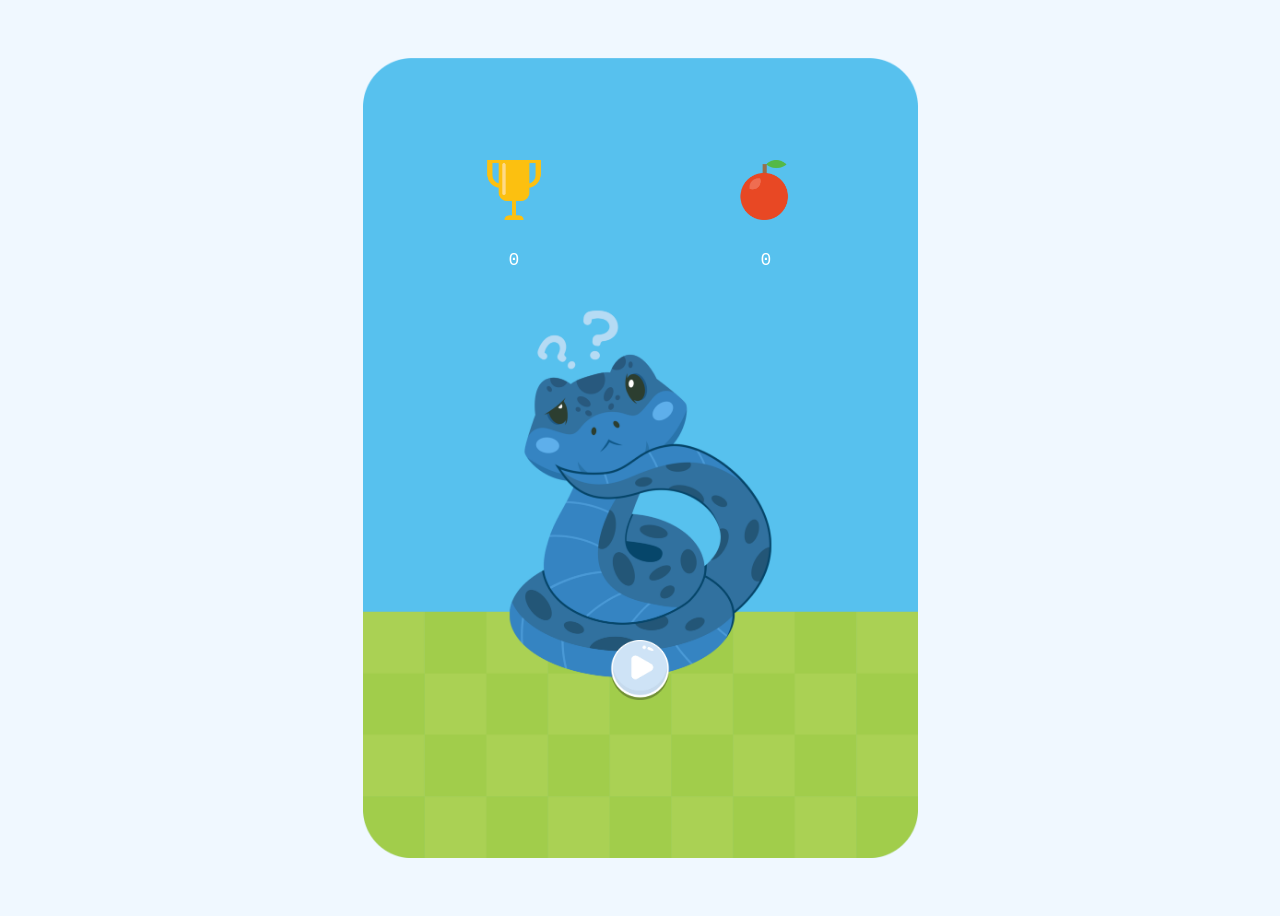
<file: index.html>
<!DOCTYPE html>
<html lang="en">
<head>
    <meta charset="UTF-8">
    <meta http-equiv="X-UA-Compatible" content="IE=edge">
    <meta name="viewport" content="width=div, initial-scale=1.0">
    <link rel="stylesheet" href="snake.css">
    <title>snake</title>
    <link rel="icon" type="img" href="img/snake_title.png">
</head>
<body id="body-indx">
    <div id="indx">
       <div id="data">
            <div class="success">
                <img class="food" src="img/apple2.png" alt="apple">
                <p id="score"></p>
            </div>
            <div class="success">
                <img class="food" src="img/win.png" alt="win">
                <p id="win"></p>
            </div>
        </div>
       
        <img id="onclick" src="img/play.png" alt="">
     </div>
   <script src="snake.js"></script>
</body>
</html>
</file>
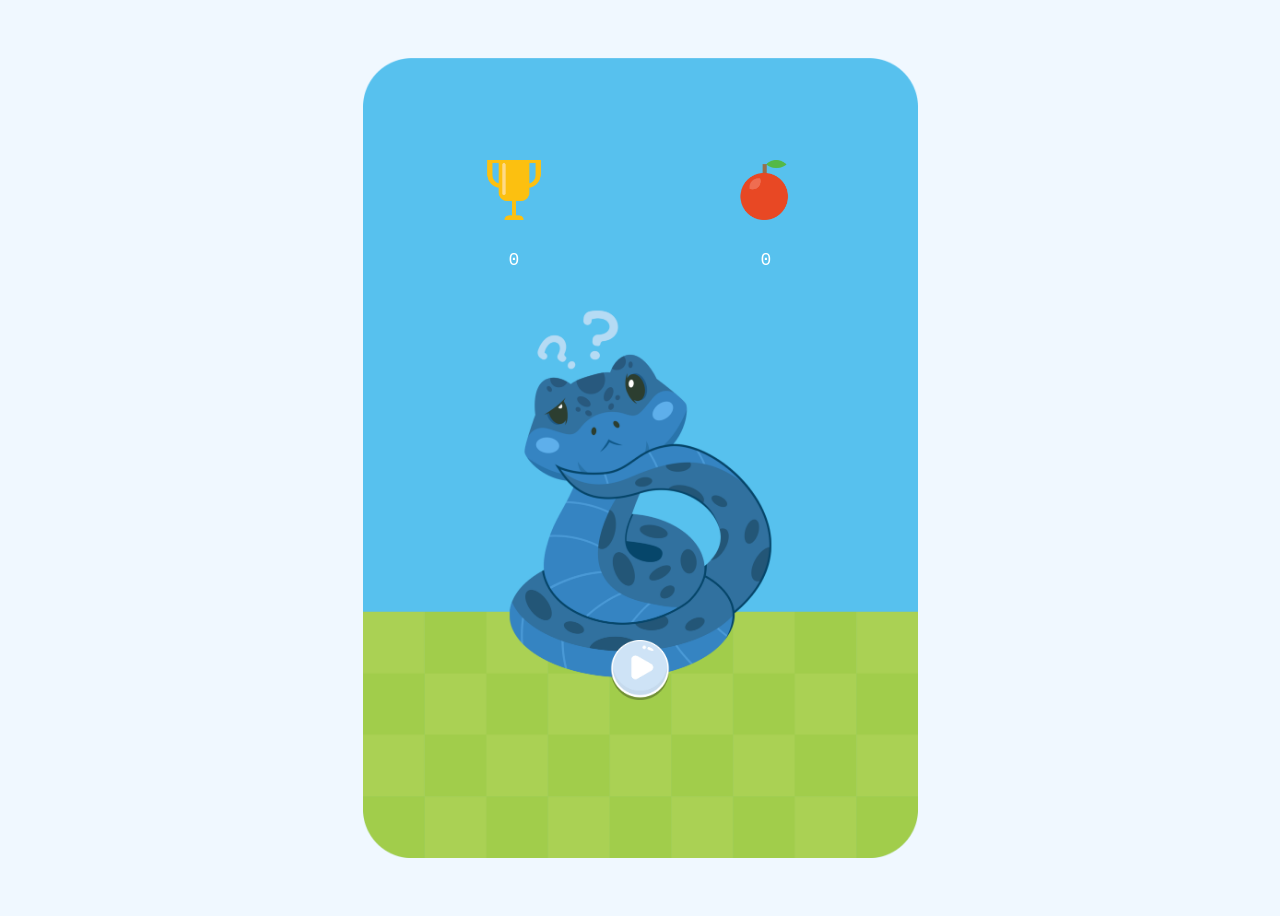
<file: snake/index.html>
<!DOCTYPE html>
<html lang="en">
<head>
    <meta charset="UTF-8">
    <meta http-equiv="X-UA-Compatible" content="IE=edge">
    <meta name="viewport" content="width=div, initial-scale=1.0">
    <link rel="stylesheet" href="snake.css">
    <title>Document</title>
</head>
<body id="body-indx">
    <div id="indx">
       <div id="data">
            <div class="success">
                <img class="food" src="img/apple2.png" alt="apple">
                <p id="score"></p>
            </div>
            <div class="success">
                <img class="food" src="img/win.png" alt="win">
                <p id="win"></p>
            </div>
        </div>
       
        <img id="onclick" src="img/play.png" alt="">
     </div>
   <script src="snake.js"></script>
</body>
</html>
</file>
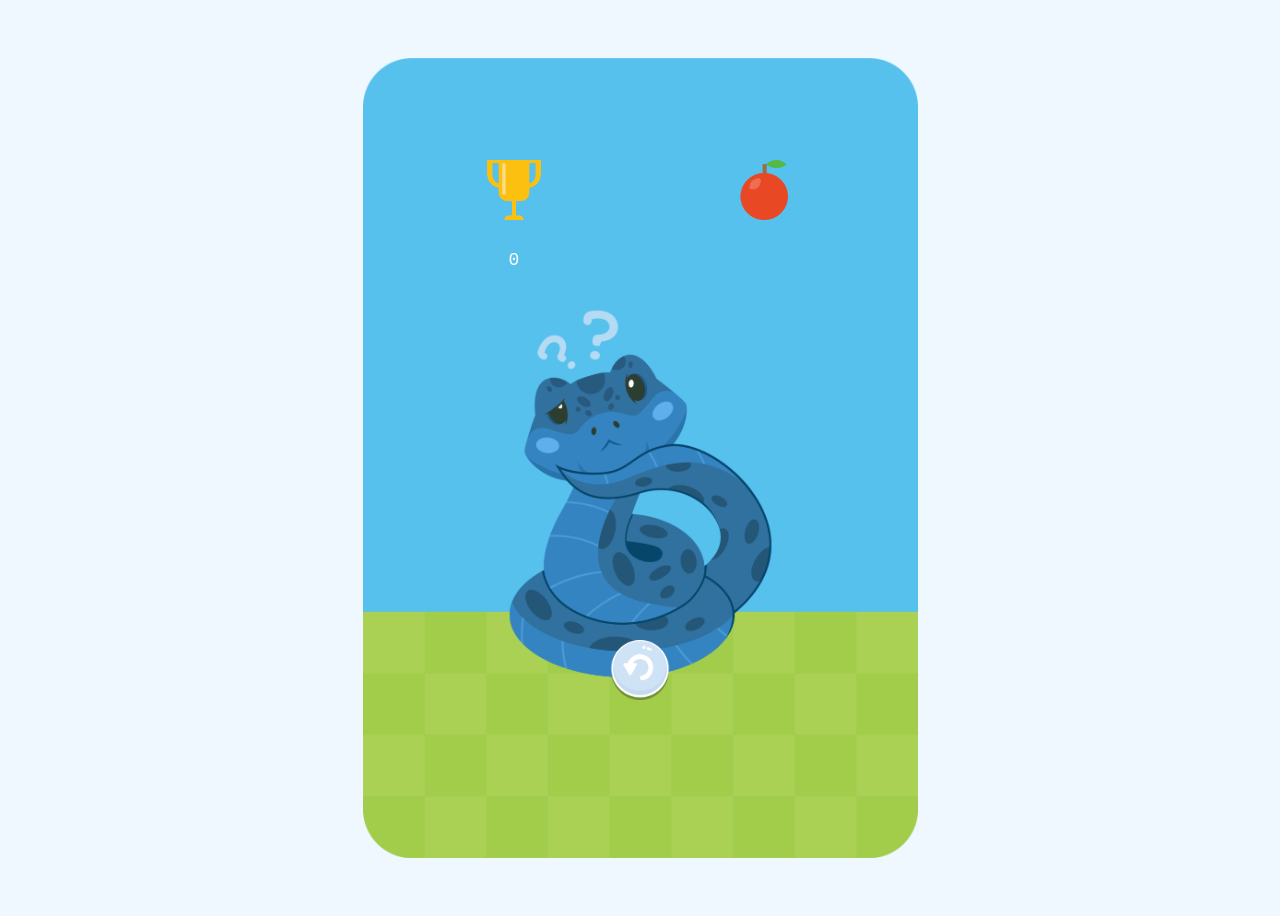
<file: refresh.html>
<!DOCTYPE html>
<html lang="en">
<head>
    <meta charset="UTF-8">
    <meta http-equiv="X-UA-Compatible" content="IE=edge">
    <meta name="viewport" content="width=div, initial-scale=1.0">
    <link rel="stylesheet" href="snake.css">
    <title>snake</title>
    <link rel="icon" type="img" href="img/snake_title.png">
</head>
<body id="body-indx">
    <div id="indx">
       <div id="data">
            <div class="success">
                <img class="food" src="img/apple2.png" alt="apple">
                <p id="score"></p>
            </div>
            <div class="success">
                <img class="food" src="img/win.png" alt="win">
                <p id="win"></p>
            </div>
        </div>
       
        <img id="onclick" src="img/refresh.png" alt="onclick">
     </div>
   <script src="snake.js"></script>
</body>
</html>
</file>
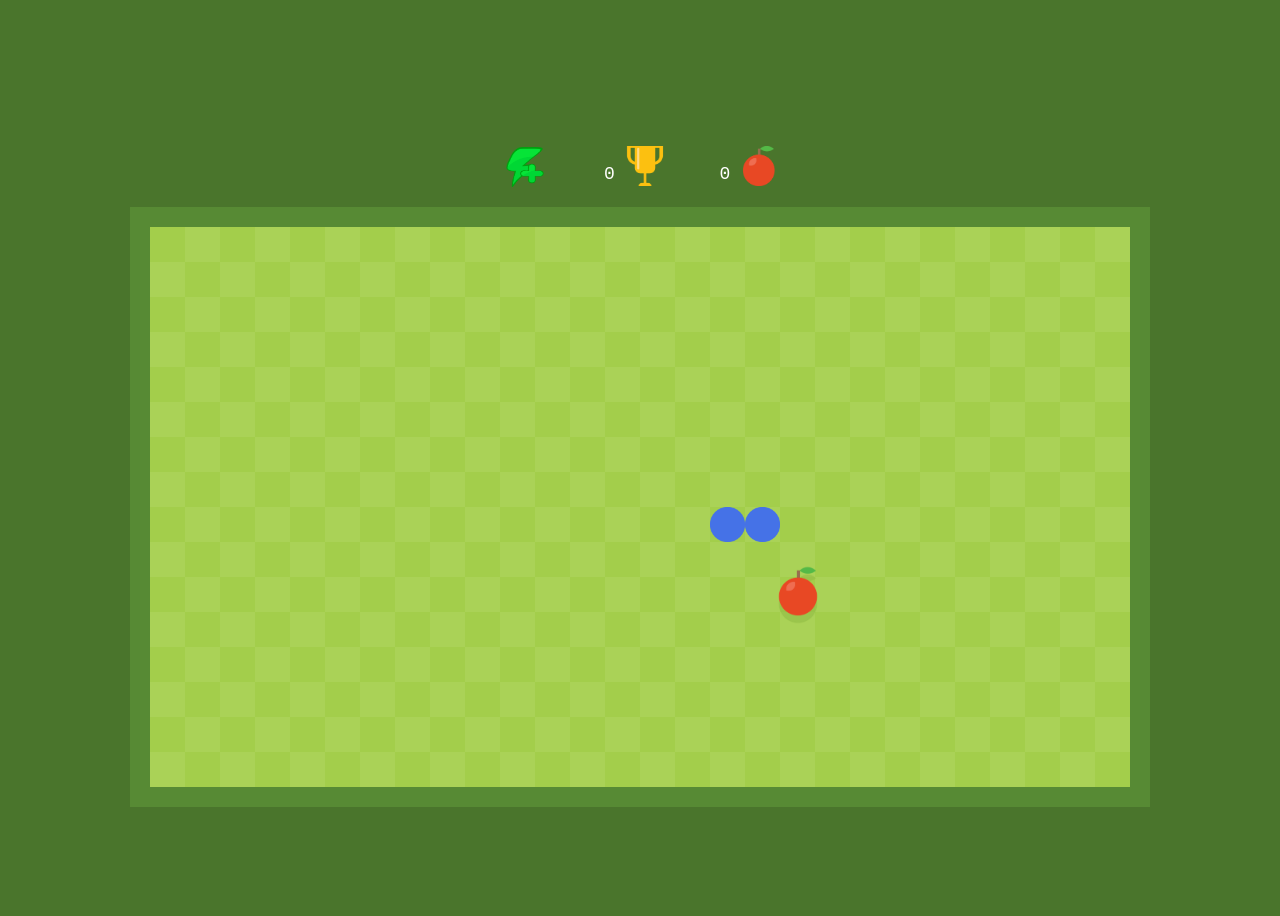
<file: snake.html>
<!DOCTYPE html>
<html lang="en">
<head>
    <meta charset="UTF-8">
    <meta name="viewport" content="width=device-width, initial-scale=1.0">
    <link rel="stylesheet" href="snake.css">
    <title>snake</title>
    <link rel="icon" type="img" href="img/snake_title.png">
</head>
<body>

    <div id="title">
        <div class="success" >
            <img class="food" src="img/apple2.png" alt="apple">
            <p id="score"></p>
        </div>
        <div class="success" >
            <img class="food" src="img/win.png" alt="win">
            <p id="win"></p>
        </div>
        <div class="success" id="speed">
            <img src="img/speed.png" alt="speed">
        </div>
    </div>
    <div id="gameCanvas"></div>

<!-- אודיו -->
    <audio id="step">
        <source src="audio/step.mp3" type="audio/mpeg">
    </audio>
    <audio id="eat">
        <source src="audio/eat2.mp3" type="audio/mpeg">
    </audio>
    <audio id="fail">
        <source src="audio/fail2.mp3" type="audio/mpeg">
    </audio>

   <script src="snake.js"></script>
</body>
</html>
</file>
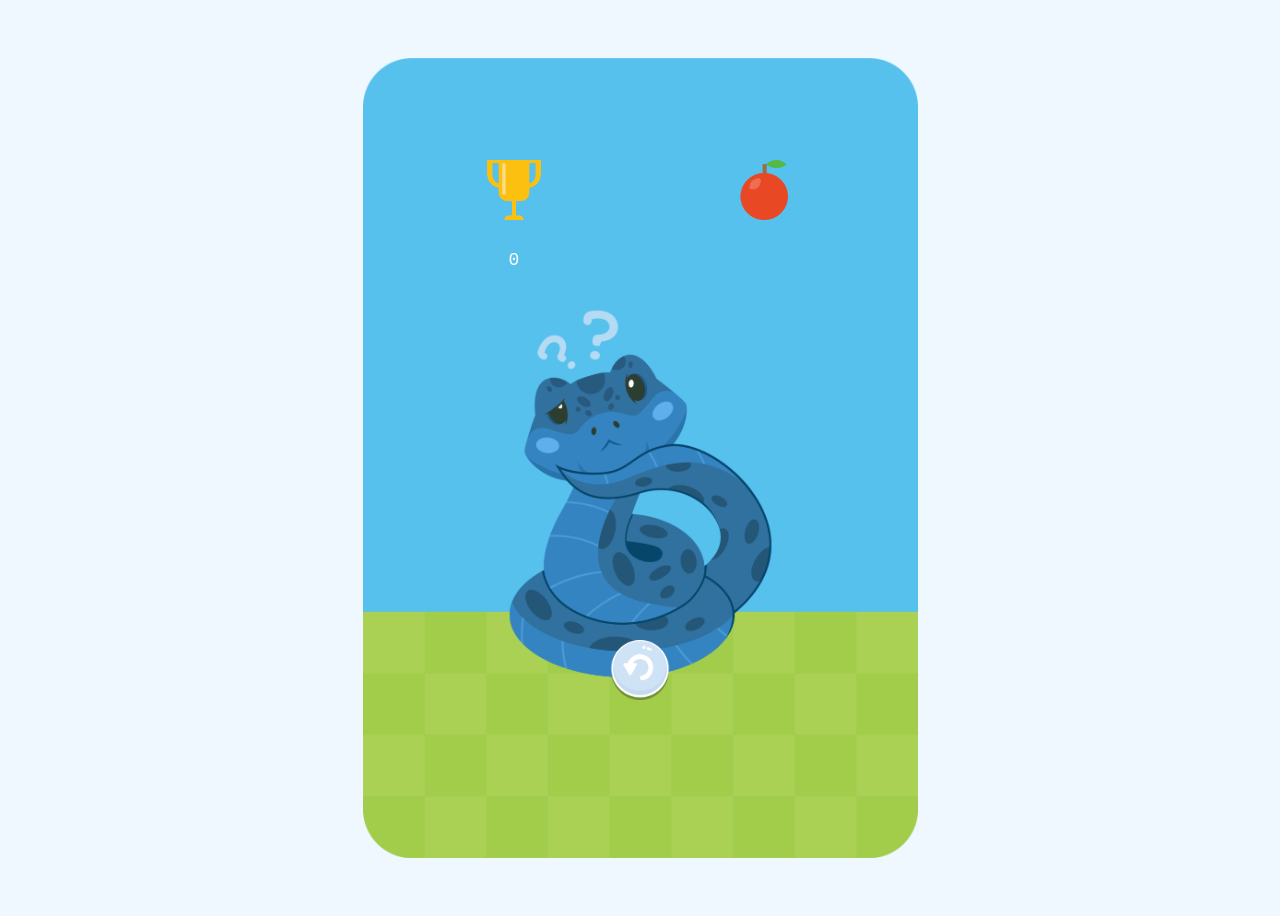
<file: snake/refresh.html>
<!DOCTYPE html>
<html lang="en">
<head>
    <meta charset="UTF-8">
    <meta http-equiv="X-UA-Compatible" content="IE=edge">
    <meta name="viewport" content="width=div, initial-scale=1.0">
    <link rel="stylesheet" href="snake.css">
    <title>Document</title>
</head>
<body id="body-indx">
    <div id="indx">
       <div id="data">
            <div class="success">
                <img class="food" src="img/apple2.png" alt="apple">
                <p id="score"></p>
            </div>
            <div class="success">
                <img class="food" src="img/win.png" alt="win">
                <p id="win"></p>
            </div>
        </div>
       
        <img id="onclick" src="img/refresh.png" alt="onclick">
     </div>
   <script src="snake.js"></script>
</body>
</html>
</file>
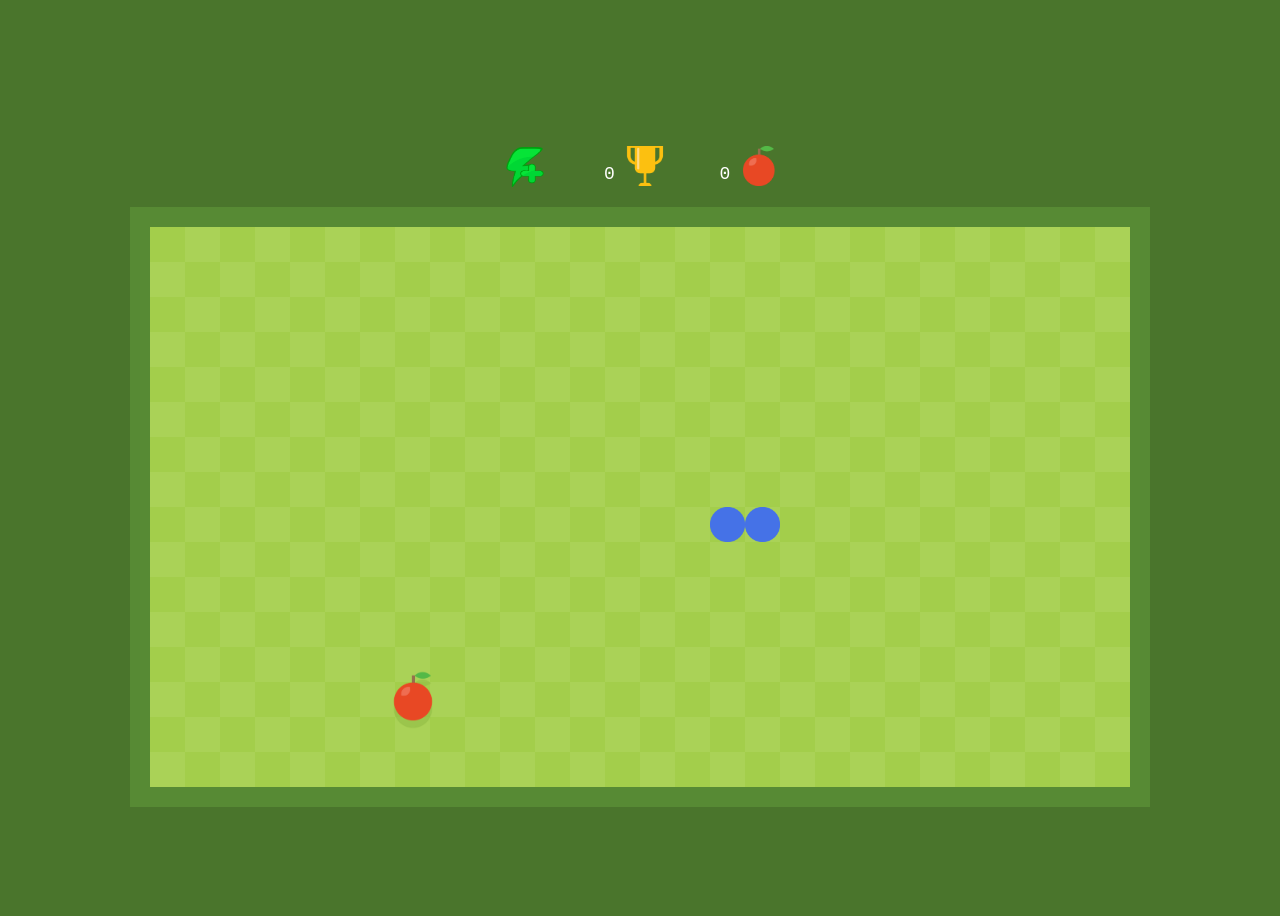
<file: snake/snake.html>
<!DOCTYPE html>
<html lang="en">
<head>
    <meta charset="UTF-8">
    <meta name="viewport" content="width=device-width, initial-scale=1.0">
    <title>snake</title>
    <link rel="stylesheet" href="snake.css">
</head>
<body>

    <div id="title">
        <div class="success" >
            <img class="food" src="img/apple2.png" alt="apple">
            <p id="score"></p>
        </div>
        <div class="success" >
            <img class="food" src="img/win.png" alt="win">
            <p id="win"></p>
        </div>
        <div class="success" id="speed">
            <img src="img/speed.png" alt="speed">
        </div>
    </div>
    <div id="gameCanvas"></div>

<!-- אודיו -->
    <audio id="step">
        <source src="audio/step.mp3" type="audio/mpeg">
    </audio>
    <audio id="eat">
        <source src="audio/eat2.mp3" type="audio/mpeg">
    </audio>
    <audio id="fail">
        <source src="audio/fail2.mp3" type="audio/mpeg">
    </audio>

   <script src="snake.js"></script>
</body>
</html>
</file>
<file: snake.css>
body{
    
    display:flex;
    flex-direction: column;
    justify-content: center;
    align-items: center;
    height: 100vh;
    overflow: hidden;
    background-color: #4a752c;   
     
}
#title{
    direction: rtl;
    width: 35*30;
    display: flex;
    flex-direction: row;
    justify-content: center;
    /* align-items: center; */
}
.success{
    display: flex;
    flex-direction: row;
    margin:  20%;
    margin-bottom: 0;
    text-align: center;
}
.success img{
    width: 40px;
    height: 40px;
    padding: 10%;
}
.success p{
color: white;
font-family: 'Courier New', Courier, monospace;
font-size: large;
padding: 10%;
}
#speed img{
    width: 60px;
}
#gameCanvas{
    display: grid;
    grid-template-columns: repeat(28, 35px);
    grid-template-rows: repeat(16, 35px);
    border: #578a34 solid 20px;
    position: relative;

}
.cell {
    width: 35px;
    height: 35px;
    display:flex;
    justify-content: center;
    align-items: center;
}
    
.cell_1{
    background-color: #a3ce4b;
}

.cell_2 {
    background-color: #aad257;
}

.food {
    width: 60px;
    align-items: center;
    z-index: 1;
}
.snake{
    background-image: url(img/snake.png);
    background-size:cover;
    width: 100%;    /* מתאם את התמונה לרוחב התא */
    height: 100%;   /* מתאם את התמונה לגובה התא */
}




/*---------------------------------------------------------------------------------------------------*/
/* דף פתיחה ומשחק חוזר */
#body-indx{
background-color: aliceblue;
}
#indx{
    background-image: url(img/background_open.png);
    width: 1000px;height: 800px;
    background-size: contain;
    background-repeat: no-repeat;
    background-position: center;
    display: flex;
    flex-direction: column;
    align-items: center;
}
#data{
    direction: rtl;
    display: flex;
    flex-direction: row;
    justify-content: center;
}
#data .success{
    flex-direction: column;
    margin: 80%;
    align-items: center;
}
#data .success img{
    width: 60px;
    height: 60px;
}
#onclick{
    margin-top: 25%;
    width: 60px;
}
</file>
<file: snake/snake.css>
body{
    
    display:flex;
    flex-direction: column;
    justify-content: center;
    align-items: center;
    height: 100vh;
    overflow: hidden;
    background-color: #4a752c;   
     
}
#title{
    direction: rtl;
    width: 35*30;
    display: flex;
    flex-direction: row;
    justify-content: center;
    /* align-items: center; */
}
.success{
    display: flex;
    flex-direction: row;
    margin:  20%;
    margin-bottom: 0;
    text-align: center;
}
.success img{
    width: 40px;
    height: 40px;
    padding: 10%;
}
.success p{
color: white;
font-family: 'Courier New', Courier, monospace;
font-size: large;
padding: 10%;
}
#speed img{
    width: 60px;
}
#gameCanvas{
    display: grid;
    grid-template-columns: repeat(28, 35px);
    grid-template-rows: repeat(16, 35px);
    border: #578a34 solid 20px;
    position: relative;

}
.cell {
    width: 35px;
    height: 35px;
    display:flex;
    justify-content: center;
    align-items: center;
}
    
.cell_1{
    background-color: #a3ce4b;
}

.cell_2 {
    background-color: #aad257;
}

.food {
    width: 60px;
    align-items: center;
    z-index: 1;
}
.snake{
    background-image: url(img/snake.png);
    background-size:cover;
    width: 100%;    /* מתאם את התמונה לרוחב התא */
    height: 100%;   /* מתאם את התמונה לגובה התא */
}




/*---------------------------------------------------------------------------------------------------*/
/* דף פתיחה ומשחק חוזר */
#body-indx{
background-color: aliceblue;
}
#indx{
    background-image: url(img/background_open.png);
    width: 1000px;height: 800px;
    background-size: contain;
    background-repeat: no-repeat;
    background-position: center;
    display: flex;
    flex-direction: column;
    align-items: center;
}
#data{
    direction: rtl;
    display: flex;
    flex-direction: row;
    justify-content: center;
}
#data .success{
    flex-direction: column;
    margin: 80%;
    align-items: center;
}
#data .success img{
    width: 60px;
    height: 60px;
}
#onclick{
    margin-top: 25%;
    width: 60px;
}
</file>
